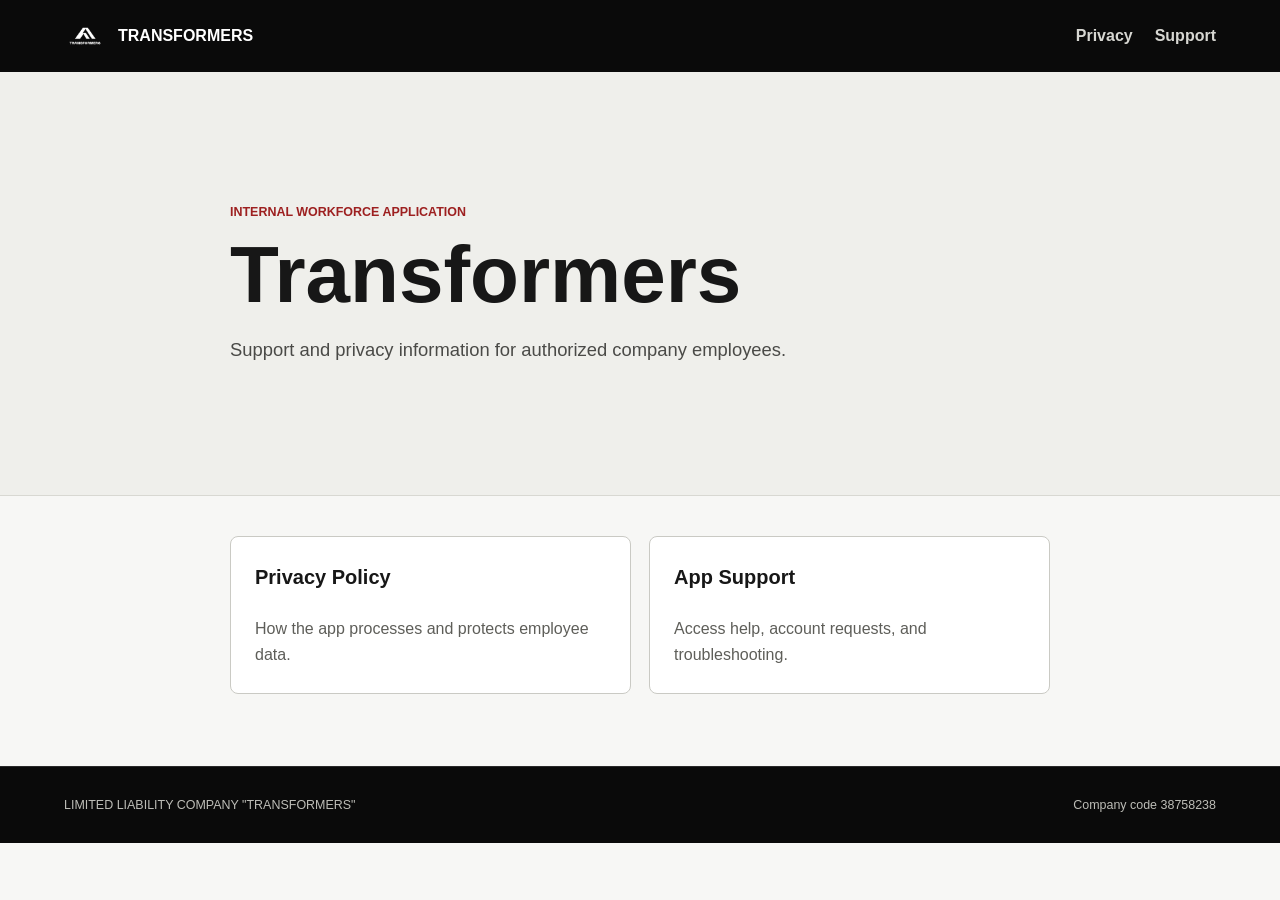
<file: index.html>
<!doctype html>
<html lang="en">
  <head>
    <meta charset="utf-8" />
    <meta name="viewport" content="width=device-width, initial-scale=1" />
    <meta name="description" content="Transformers app support and privacy information." />
    <title>Transformers App</title>
    <link rel="stylesheet" href="styles.css" />
  </head>
  <body>
    <header class="site-header">
      <a class="brand" href="index.html" aria-label="Transformers app home">
        <img src="logo.png" alt="" width="42" height="42" />
        <span>TRANSFORMERS</span>
      </a>
      <nav aria-label="Legal navigation">
        <a href="privacy.html">Privacy</a>
        <a href="support.html">Support</a>
      </nav>
    </header>
    <main class="home-main">
      <section class="intro-band">
        <div class="content-width">
          <p class="eyebrow">Internal workforce application</p>
          <h1>Transformers</h1>
          <p class="lead">Support and privacy information for authorized company employees.</p>
        </div>
      </section>
      <section class="link-grid content-width" aria-label="Resources">
        <a class="resource-link" href="privacy.html">
          <strong>Privacy Policy</strong>
          <span>How the app processes and protects employee data.</span>
        </a>
        <a class="resource-link" href="support.html">
          <strong>App Support</strong>
          <span>Access help, account requests, and troubleshooting.</span>
        </a>
      </section>
    </main>
    <footer>
      <span>LIMITED LIABILITY COMPANY "TRANSFORMERS"</span>
      <span>Company code 38758238</span>
    </footer>
  </body>
</html>
</file>
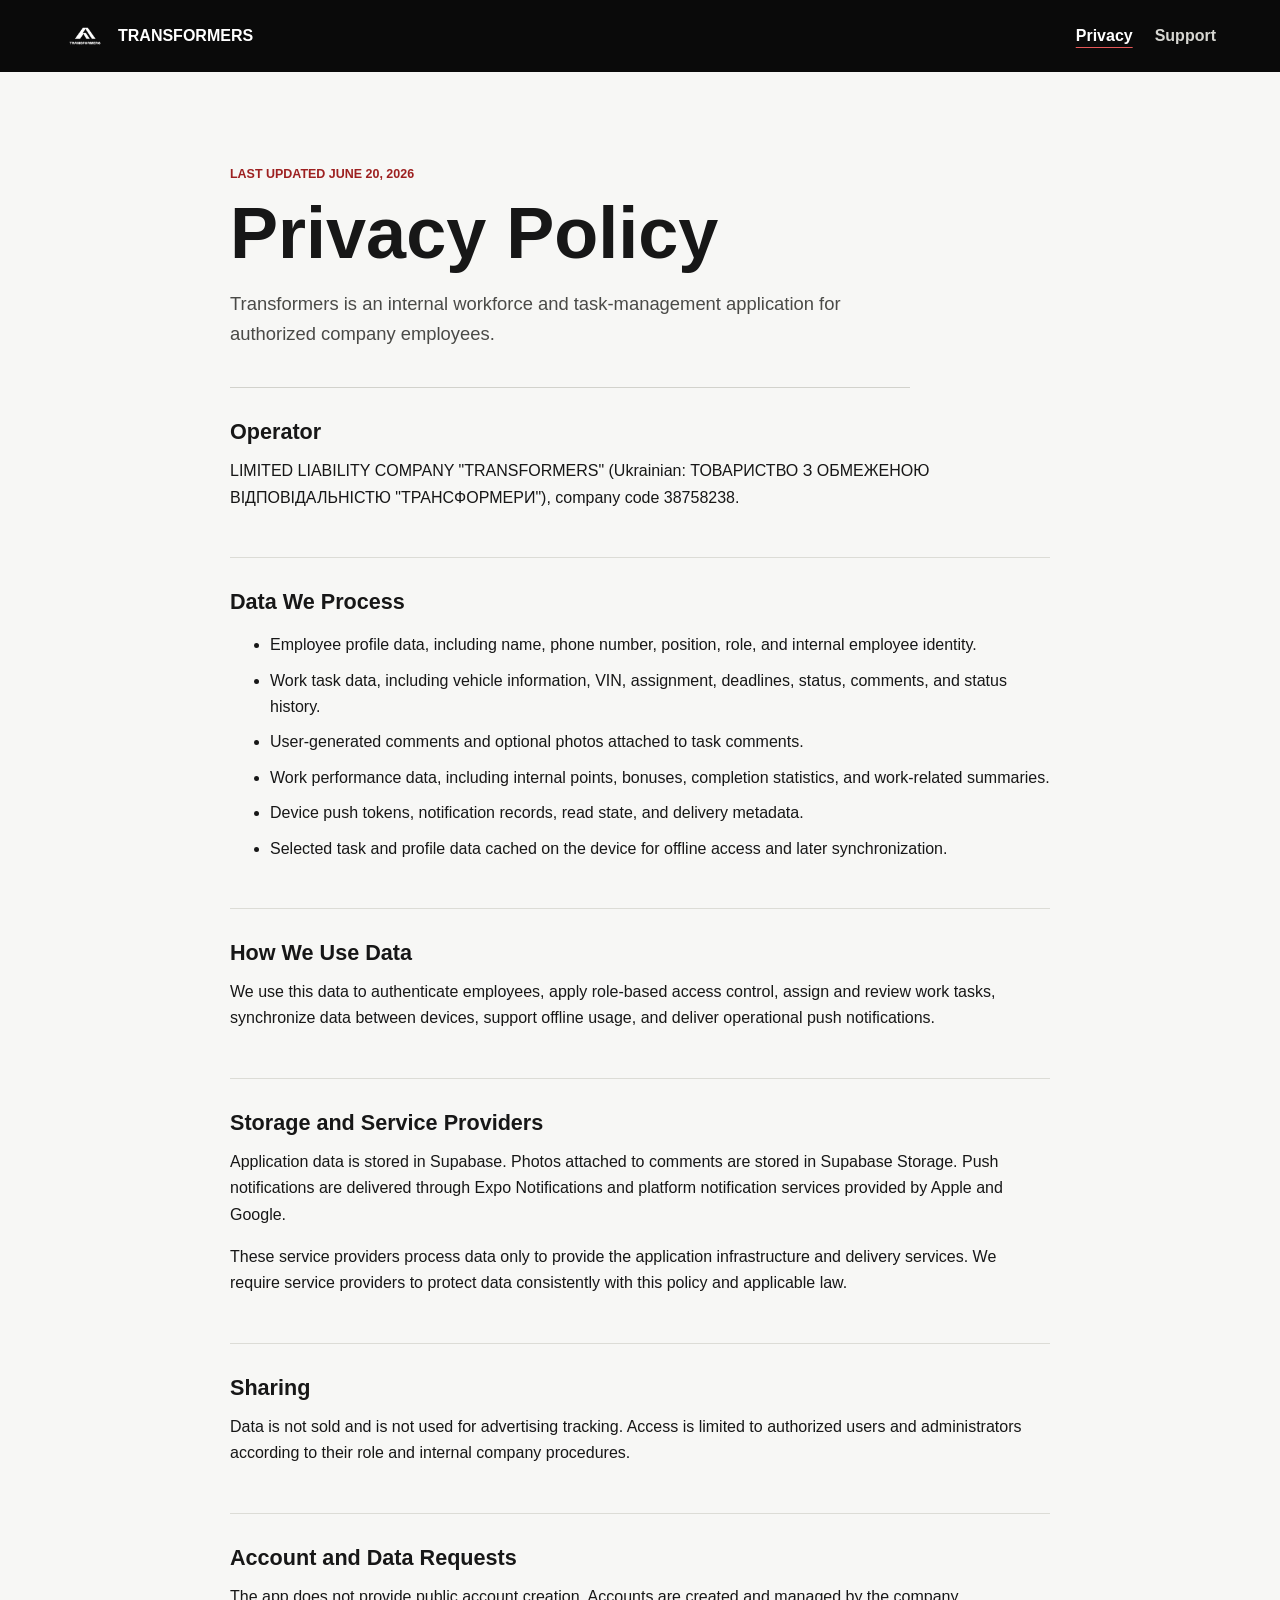
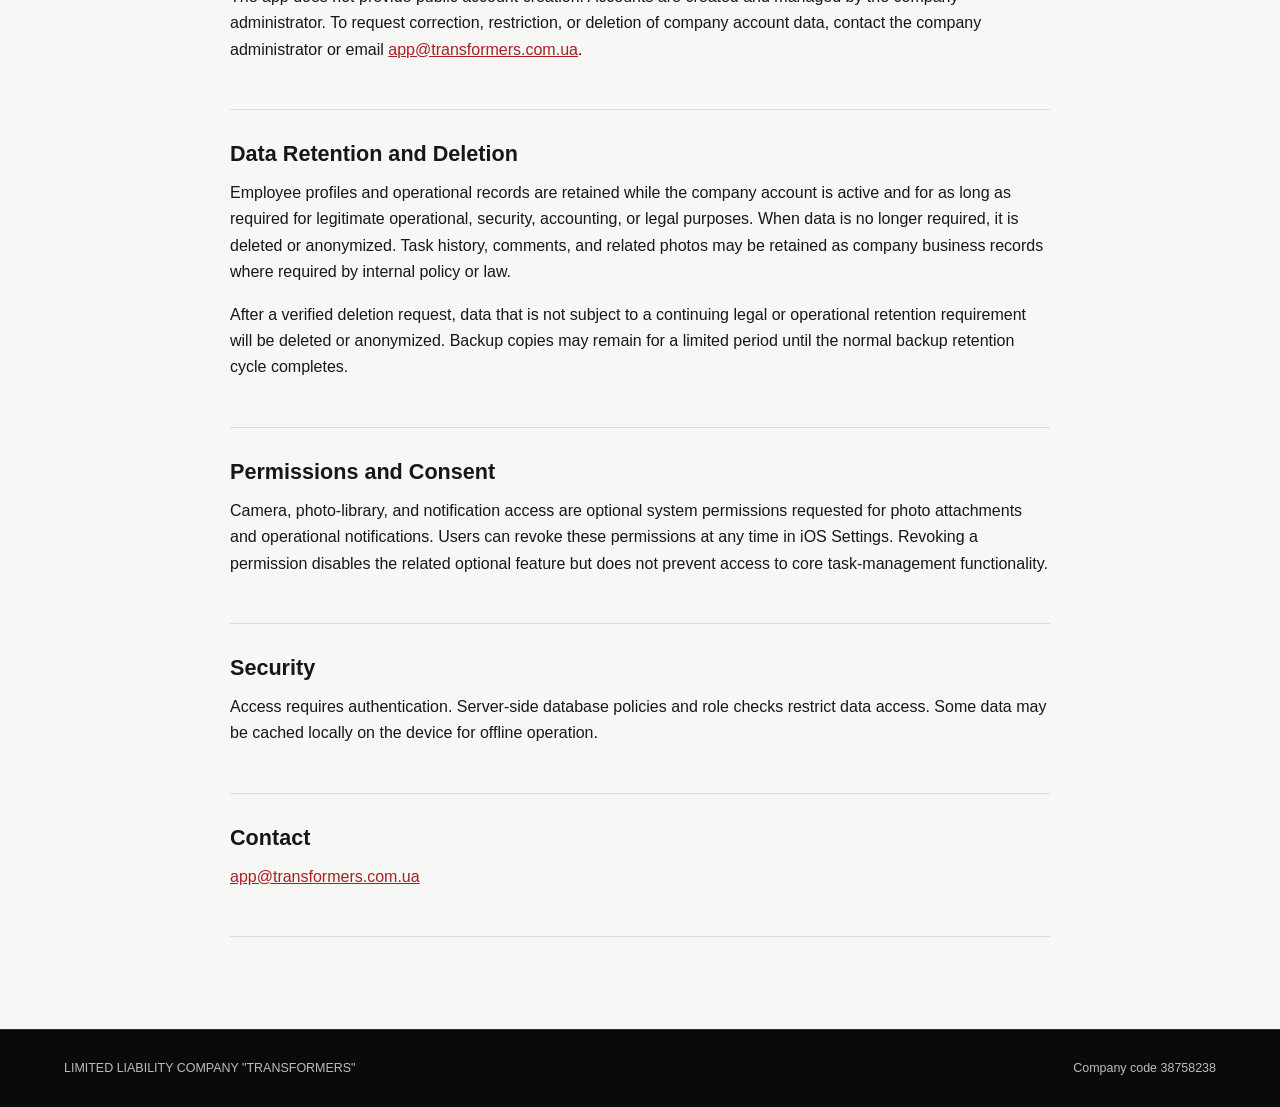
<file: privacy.html>
<!doctype html>
<html lang="en">
  <head>
    <meta charset="utf-8" />
    <meta name="viewport" content="width=device-width, initial-scale=1" />
    <meta name="description" content="Privacy Policy for the Transformers workforce application." />
    <title>Privacy Policy | Transformers</title>
    <link rel="stylesheet" href="styles.css" />
  </head>
  <body>
    <header class="site-header">
      <a class="brand" href="index.html" aria-label="Transformers app home">
        <img src="logo.png" alt="" width="42" height="42" />
        <span>TRANSFORMERS</span>
      </a>
      <nav aria-label="Legal navigation">
        <a aria-current="page" href="privacy.html">Privacy</a>
        <a href="support.html">Support</a>
      </nav>
    </header>
    <main class="document content-width">
      <p class="eyebrow">Last updated June 20, 2026</p>
      <h1>Privacy Policy</h1>
      <p class="lead">Transformers is an internal workforce and task-management application for authorized company employees.</p>

      <section>
        <h2>Operator</h2>
        <p>LIMITED LIABILITY COMPANY "TRANSFORMERS" (Ukrainian: ТОВАРИСТВО З ОБМЕЖЕНОЮ ВІДПОВІДАЛЬНІСТЮ "ТРАНСФОРМЕРИ"), company code 38758238.</p>
      </section>
      <section>
        <h2>Data We Process</h2>
        <ul>
          <li>Employee profile data, including name, phone number, position, role, and internal employee identity.</li>
          <li>Work task data, including vehicle information, VIN, assignment, deadlines, status, comments, and status history.</li>
          <li>User-generated comments and optional photos attached to task comments.</li>
          <li>Work performance data, including internal points, bonuses, completion statistics, and work-related summaries.</li>
          <li>Device push tokens, notification records, read state, and delivery metadata.</li>
          <li>Selected task and profile data cached on the device for offline access and later synchronization.</li>
        </ul>
      </section>
      <section>
        <h2>How We Use Data</h2>
        <p>We use this data to authenticate employees, apply role-based access control, assign and review work tasks, synchronize data between devices, support offline usage, and deliver operational push notifications.</p>
      </section>
      <section>
        <h2>Storage and Service Providers</h2>
        <p>Application data is stored in Supabase. Photos attached to comments are stored in Supabase Storage. Push notifications are delivered through Expo Notifications and platform notification services provided by Apple and Google.</p>
        <p>These service providers process data only to provide the application infrastructure and delivery services. We require service providers to protect data consistently with this policy and applicable law.</p>
      </section>
      <section>
        <h2>Sharing</h2>
        <p>Data is not sold and is not used for advertising tracking. Access is limited to authorized users and administrators according to their role and internal company procedures.</p>
      </section>
      <section>
        <h2>Account and Data Requests</h2>
        <p>The app does not provide public account creation. Accounts are created and managed by the company administrator. To request correction, restriction, or deletion of company account data, contact the company administrator or email <a href="mailto:app@transformers.com.ua">app@transformers.com.ua</a>.</p>
      </section>
      <section>
        <h2>Data Retention and Deletion</h2>
        <p>Employee profiles and operational records are retained while the company account is active and for as long as required for legitimate operational, security, accounting, or legal purposes. When data is no longer required, it is deleted or anonymized. Task history, comments, and related photos may be retained as company business records where required by internal policy or law.</p>
        <p>After a verified deletion request, data that is not subject to a continuing legal or operational retention requirement will be deleted or anonymized. Backup copies may remain for a limited period until the normal backup retention cycle completes.</p>
      </section>
      <section>
        <h2>Permissions and Consent</h2>
        <p>Camera, photo-library, and notification access are optional system permissions requested for photo attachments and operational notifications. Users can revoke these permissions at any time in iOS Settings. Revoking a permission disables the related optional feature but does not prevent access to core task-management functionality.</p>
      </section>
      <section>
        <h2>Security</h2>
        <p>Access requires authentication. Server-side database policies and role checks restrict data access. Some data may be cached locally on the device for offline operation.</p>
      </section>
      <section>
        <h2>Contact</h2>
        <p><a href="mailto:app@transformers.com.ua">app@transformers.com.ua</a></p>
      </section>
    </main>
    <footer>
      <span>LIMITED LIABILITY COMPANY "TRANSFORMERS"</span>
      <span>Company code 38758238</span>
    </footer>
  </body>
</html>
</file>
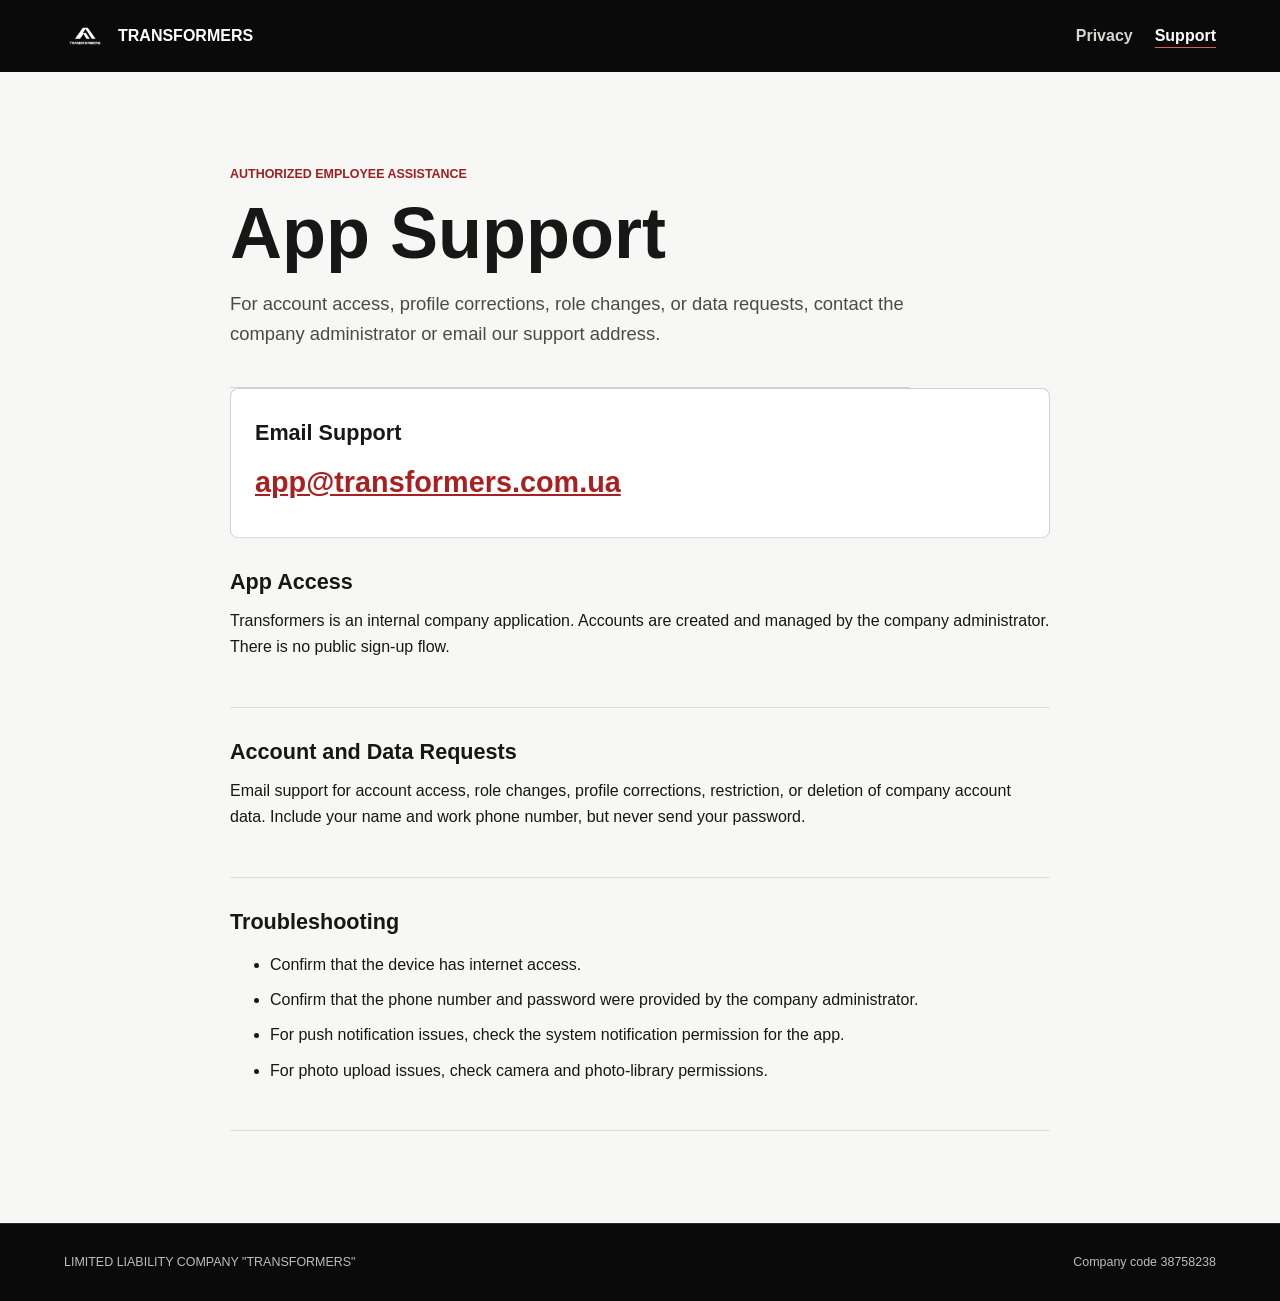
<file: support.html>
<!doctype html>
<html lang="en">
  <head>
    <meta charset="utf-8" />
    <meta name="viewport" content="width=device-width, initial-scale=1" />
    <meta name="description" content="Support for the Transformers workforce application." />
    <title>App Support | Transformers</title>
    <link rel="stylesheet" href="styles.css" />
  </head>
  <body>
    <header class="site-header">
      <a class="brand" href="index.html" aria-label="Transformers app home">
        <img src="logo.png" alt="" width="42" height="42" />
        <span>TRANSFORMERS</span>
      </a>
      <nav aria-label="Legal navigation">
        <a href="privacy.html">Privacy</a>
        <a aria-current="page" href="support.html">Support</a>
      </nav>
    </header>
    <main class="document content-width">
      <p class="eyebrow">Authorized employee assistance</p>
      <h1>App Support</h1>
      <p class="lead">For account access, profile corrections, role changes, or data requests, contact the company administrator or email our support address.</p>

      <section class="contact-band">
        <h2>Email Support</h2>
        <a class="email-link" href="mailto:app@transformers.com.ua">app@transformers.com.ua</a>
      </section>
      <section>
        <h2>App Access</h2>
        <p>Transformers is an internal company application. Accounts are created and managed by the company administrator. There is no public sign-up flow.</p>
      </section>
      <section>
        <h2>Account and Data Requests</h2>
        <p>Email support for account access, role changes, profile corrections, restriction, or deletion of company account data. Include your name and work phone number, but never send your password.</p>
      </section>
      <section>
        <h2>Troubleshooting</h2>
        <ul>
          <li>Confirm that the device has internet access.</li>
          <li>Confirm that the phone number and password were provided by the company administrator.</li>
          <li>For push notification issues, check the system notification permission for the app.</li>
          <li>For photo upload issues, check camera and photo-library permissions.</li>
        </ul>
      </section>
    </main>
    <footer>
      <span>LIMITED LIABILITY COMPANY "TRANSFORMERS"</span>
      <span>Company code 38758238</span>
    </footer>
  </body>
</html>
</file>
<file: styles.css>
:root {
  color-scheme: light;
  font-family: Inter, ui-sans-serif, -apple-system, BlinkMacSystemFont, "Segoe UI", sans-serif;
  color: #171717;
  background: #f7f7f5;
  font-synthesis: none;
}

* {
  box-sizing: border-box;
}

body {
  margin: 0;
  min-width: 320px;
  line-height: 1.65;
}

a {
  color: #a82020;
}

.site-header {
  min-height: 72px;
  padding: 12px clamp(20px, 5vw, 72px);
  display: flex;
  align-items: center;
  justify-content: space-between;
  gap: 24px;
  background: #0a0a0a;
  color: #ffffff;
}

.brand {
  display: flex;
  align-items: center;
  gap: 12px;
  color: #ffffff;
  text-decoration: none;
  font-weight: 800;
}

.brand img {
  display: block;
  border-radius: 6px;
}

nav {
  display: flex;
  gap: 22px;
}

nav a {
  color: #d7d7d2;
  text-decoration: none;
  font-weight: 650;
}

nav a[aria-current="page"],
nav a:hover {
  color: #ffffff;
  text-decoration: underline;
  text-decoration-color: #e65757;
  text-underline-offset: 6px;
}

.content-width {
  width: min(820px, calc(100% - 40px));
  margin-inline: auto;
}

.intro-band {
  padding: clamp(64px, 11vw, 130px) 0;
  background: #efefeb;
  border-bottom: 1px solid #d8d8d2;
}

h1,
h2,
p {
  margin-top: 0;
}

h1 {
  margin-bottom: 20px;
  font-size: clamp(2.4rem, 8vw, 5rem);
  line-height: 1;
  letter-spacing: 0;
}

h2 {
  margin-bottom: 12px;
  font-size: 1.35rem;
  line-height: 1.3;
  letter-spacing: 0;
}

.eyebrow {
  margin-bottom: 12px;
  color: #9d2020;
  font-size: 0.78rem;
  font-weight: 800;
  text-transform: uppercase;
}

.lead {
  max-width: 680px;
  margin-bottom: 0;
  color: #4a4a47;
  font-size: 1.15rem;
}

.link-grid {
  display: grid;
  grid-template-columns: repeat(2, minmax(0, 1fr));
  gap: 18px;
  padding-block: 40px 72px;
}

.resource-link {
  min-height: 150px;
  padding: 24px;
  display: flex;
  flex-direction: column;
  justify-content: space-between;
  gap: 22px;
  border: 1px solid #cacac4;
  border-radius: 8px;
  background: #ffffff;
  color: #171717;
  text-decoration: none;
}

.resource-link:hover {
  border-color: #a82020;
}

.resource-link strong {
  font-size: 1.25rem;
}

.resource-link span {
  color: #5e5e59;
}

.document {
  padding-block: clamp(52px, 9vw, 92px);
}

.document h1 {
  font-size: clamp(2.25rem, 7vw, 4.5rem);
}

.document > .lead {
  padding-bottom: 38px;
  border-bottom: 1px solid #d2d2cc;
}

.document section {
  padding-block: 30px;
  border-bottom: 1px solid #dcdcd6;
}

.document li + li {
  margin-top: 9px;
}

.contact-band {
  background: #ffffff;
  border: 1px solid #d2d2cc;
  border-radius: 8px;
  padding-inline: 24px;
}

.email-link {
  display: inline-block;
  font-size: clamp(1.2rem, 5vw, 1.8rem);
  font-weight: 750;
  overflow-wrap: anywhere;
}

footer {
  padding: 28px clamp(20px, 5vw, 72px);
  display: flex;
  justify-content: space-between;
  gap: 16px;
  border-top: 1px solid #292929;
  background: #0a0a0a;
  color: #bdbdb7;
  font-size: 0.78rem;
}

@media (max-width: 640px) {
  .site-header,
  footer {
    align-items: flex-start;
    flex-direction: column;
  }

  .site-header {
    padding-block: 16px;
  }

  .link-grid {
    grid-template-columns: 1fr;
  }
}
</file>
